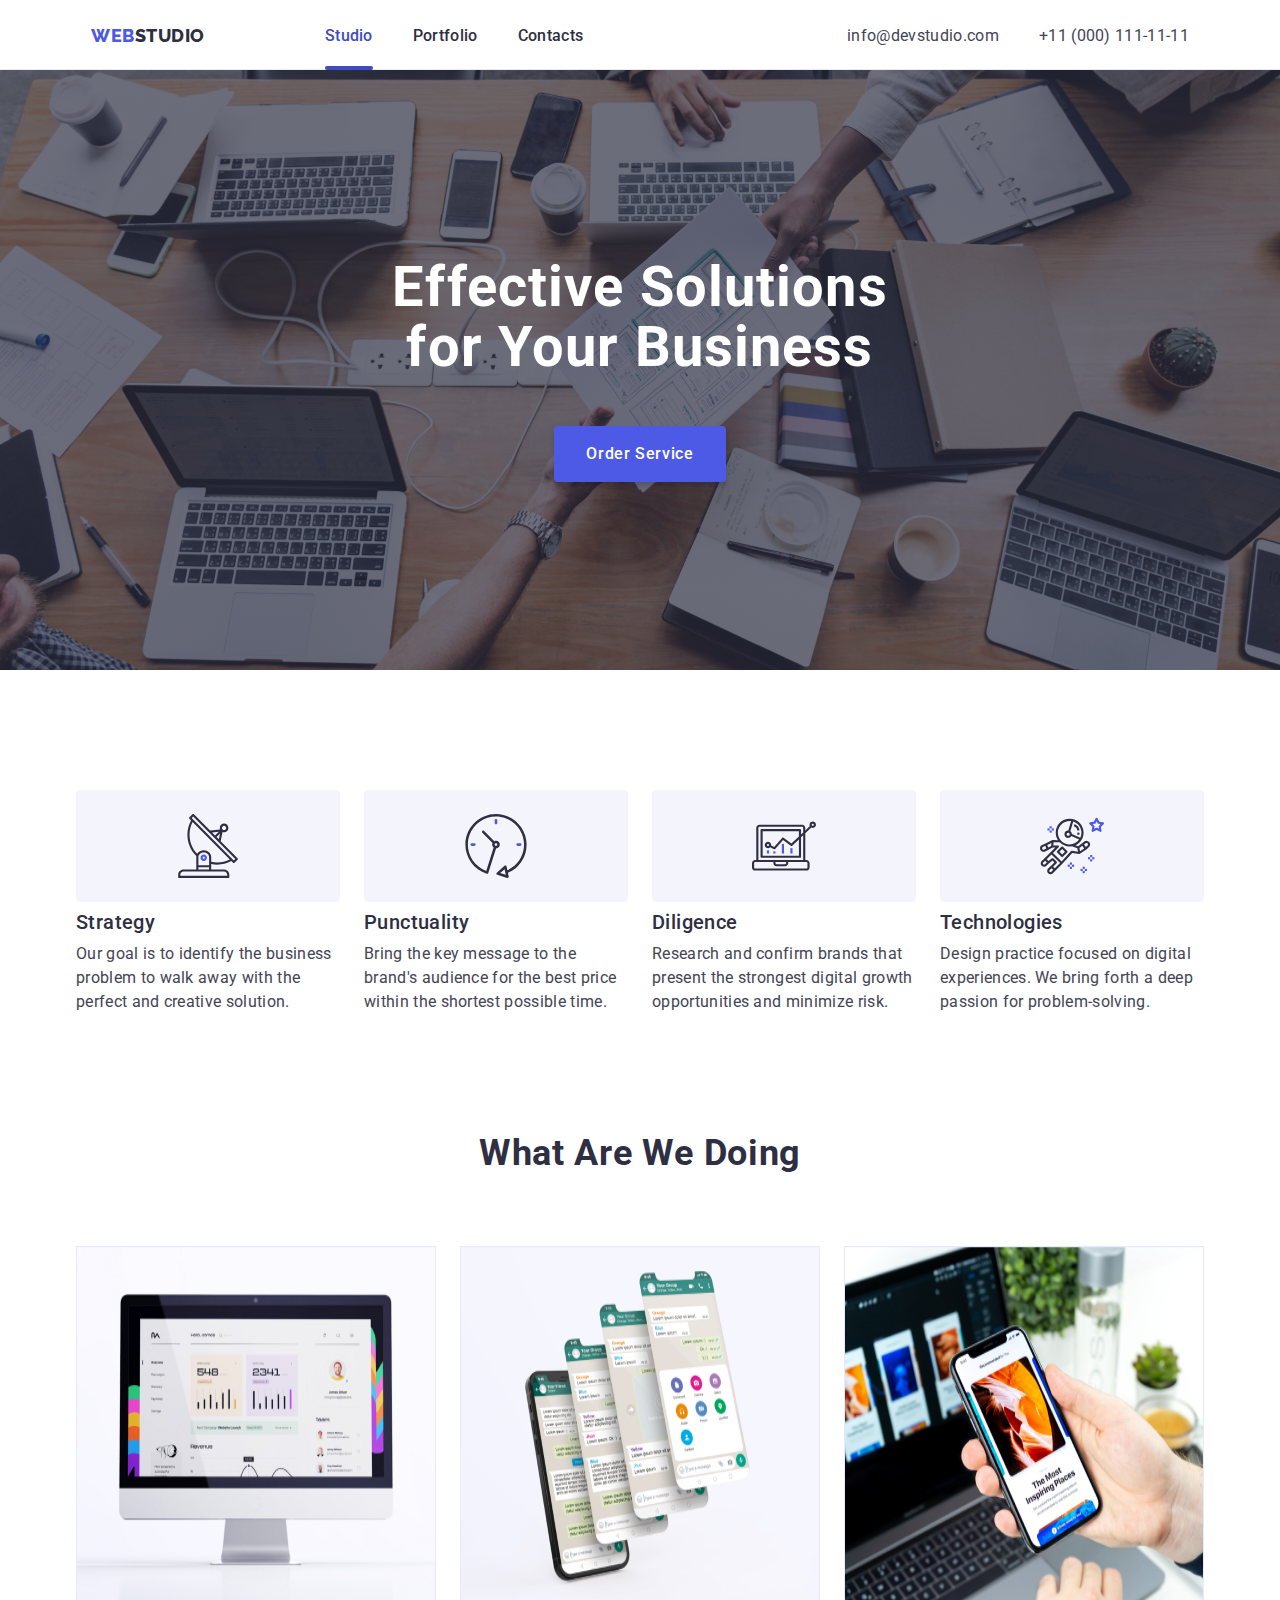
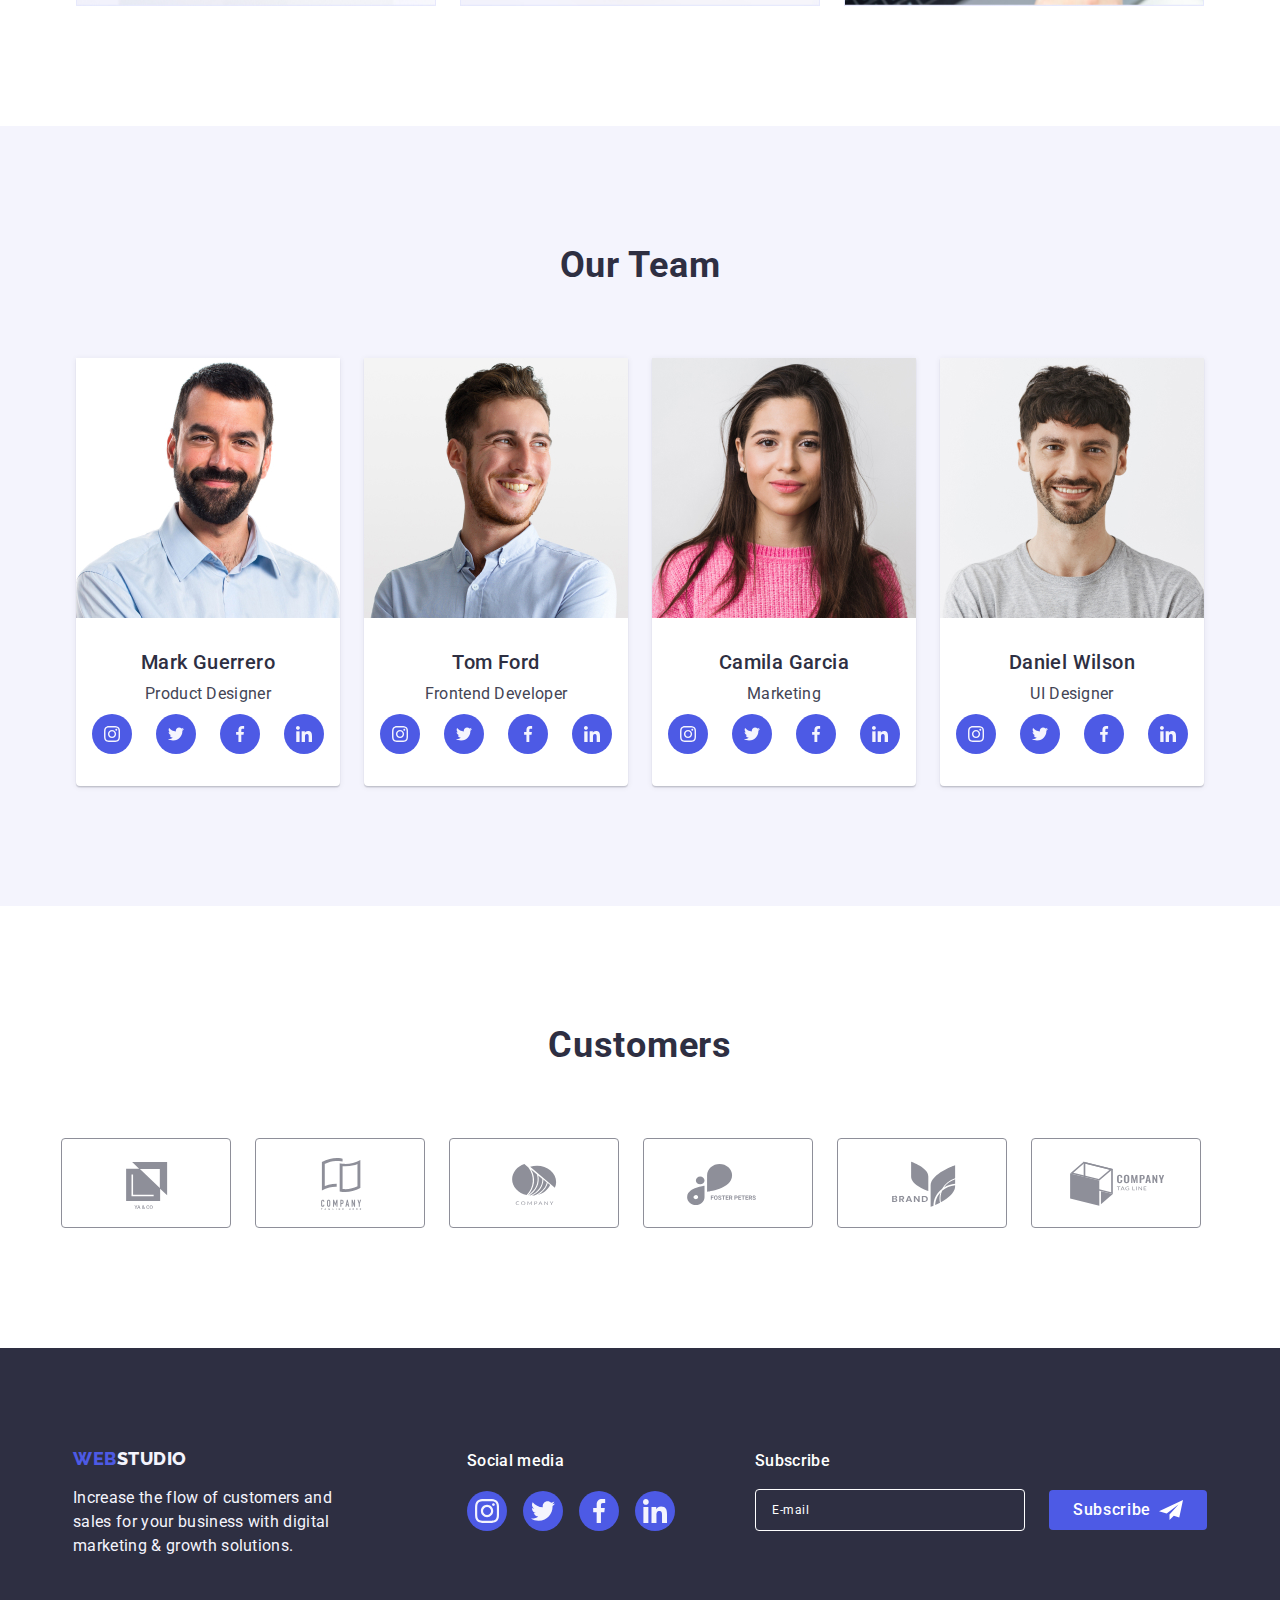
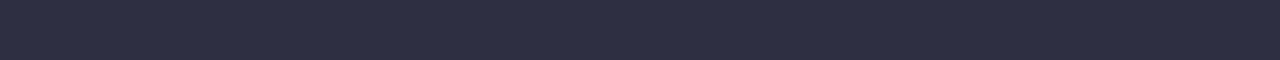
<file: index.html>
<!DOCTYPE html>
<html lang="en">
    <head>
        <meta charset="UTF-8">
        <meta name="viewport" content="width=device-width, initial-scale=1.0">
        <link rel="stylesheet" href="https://cdnjs.cloudflare.com/ajax/libs/modern-normalize/2.0.0/modern-normalize.min.css"
            integrity="sha512-4xo8blKMVCiXpTaLzQSLSw3KFOVPWhm/TRtuPVc4WG6kUgjH6J03IBuG7JZPkcWMxJ5huwaBpOpnwYElP/m6wg=="
            crossorigin="anonymous" referrerpolicy="no-referrer" />
        <link rel="stylesheet" href="css/style.css">
        <link rel="preconnect" href="https://fonts.googleapis.com">
        <link rel="preconnect" href="https://fonts.gstatic.com" crossorigin>
        <link href="https://fonts.googleapis.com/css2?family=Raleway:wght@800&family=Roboto:ital,wght@0,400;0,500;1,700&display=swap" rel="stylesheet">
        <title>Studio</title>
    </head>

    <body>
        <!--Header Section-->
        <header class="main-header">
            <div class="container main-header-container">
                <nav class="header-nav">
                    <a class="nav-logo" href="index.html"><span class="iris">Web</span>Studio</a>
        
                    <ul class="nav-menu">
                        <li class="nav-list-item active"><a class="nav-list-item-link" href="index.html">Studio</a></li>
                        <li class="nav-list-item"><a class="nav-list-item-link" href="portfolio.html">Portfolio</a></li>
                        <li class="nav-list-item"><a class="nav-list-item-link" href="index.html">Contacts</a></li>
                    </ul>
                </nav>
        
                <address class="address">
                    <ul class="address-list">
                        <li class="address-item"><a href="mailto:info@devstudio.com" class="address-item-link"
                                name="email-address">info@devstudio.com</a></li>
                        <li class="address-item"><a href="tel:+110001111111" class="address-item-link"
                                name="telephone-number">+11 (000) 111-11-11</a></li>
                    </ul>
                </address>
            

            <!-- Burger Menu -->
                <button class="menu-toggle js-open-menu" aria-expanded="false" aria-controls="mobile-menu">
                    <svg class="menu-icon" width="32" height="22">
                        <use href="./images/icons-sprite.svg#hamburger-menu"></use>
                    </svg>
                </button>

                <div class="menu-container js-menu-container" id="mobile-menu">
                    <button class="hamburger-close-button js-close-menu">
                        <svg class="menu-icon" width="24" height="12">
                            <use href="./images/icons-sprite.svg#cross-icon"></use>
                        </svg>
                    </button>

                    <ul class="hamburger-menu-list list">
                        <li class="hamburger-menu-item">
                            <a href="./index.html" class="hamburger-menu-link link menu-active">Studio</a>
                        </li>
                        <li class="hamburger-menu-item">
                            <a href="./portfolio.html" class="hamburger-menu-link link">Portfolio</a>
                        </li>
                        <li class="hamburger-menu-item">
                            <a href="#" class="hamburger-menu-link link">Contacts</a>
                        </li>
                    </ul>
                    
                    <div class="hamburger-wrapper">
                        <address class="hamburger-address">
                            <ul class="hamburger-address-list list">
                                <li class="hamburger-address-item">
                                    <a href="tel:+110001111111" class="hamburger-address-link highlight link" target="_blank"
                                        rel="noopener noreferrer">+11 (000) 111-11-11</a>
                                </li>
                                <li class="hamburger-address-item">
                                    <a href="mailto:info@devstudio.com" class="hamburger-address-link link" target="_blank"
                                        rel="noopener noreferrer">info@devstudio.com</a>
                                </li>
                            </ul>
                        </address>
                
                        <ul class="hamburger-social-list list">
                            <li class="hamburger-social-item">
                                <a href="https://www.instagram.com/" target="_blank" rel="noopener noreferrer"
                                    class="hamburger-social-link link">
                                    <svg class="hamburger-social-icon" width="16" height="16">
                                        <use href="./images/icons-sprite.svg#icon-insta"></use>
                                    </svg>
                                </a>
                            </li>
                            <li class="hamburger-social-item">
                                <a href="https://www.twitter.com/" target="_blank" rel="noopener noreferrer"
                                    class="hamburger-social-link link">
                                    <svg class="hamburger-social-icon" width="16" height="16">
                                        <use href="./images/icons-sprite.svg#icon-twitter"></use>
                                    </svg>
                                </a>
                            </li>
                            <li class="hamburger-social-item">
                                <a href="https://www.facebook.com/" target="_blank" rel="noopener noreferrer"
                                    class="hamburger-social-link link"><svg class="hamburger-social-icon" width="16" height="16">
                                        <use href="./images/icons-sprite.svg#icon-fb"></use>
                                    </svg>
                                </a>
                            </li>
                            <li class="hamburger-social-item">
                                <a href="https://www.linkedin.com/" target="_blank" rel="noopener noreferrer"
                                    class="hamburger-social-link link"><svg class="hamburger-social-icon" width="16" height="16">
                                        <use href="./images/icons-sprite.svg#icon-linkedin"></use>
                                    </svg>
                                </a>
                            </li>
                        </ul>
                    </div>
                </div>
            </div>
            <!-- End of Burger Menu -->
        </header>
    
        <!--Main Section-->
        <main>
            <section class="hero">
                <div class="container hero-container">
                    <h1 class="hero-heading">Effective Solutions <br>for Your Business</h1>
        
                    <button class="hero-button" type="button" data-modal-open>Order Service</button>
                </div>
            </section>

            <!-- Modal -->
            <div class="modal is-hidden" data-modal>
                <div class="modal-content">
                    <button class="modal-close" data-modal-close>
                        <svg class="icon icon-close-button" width="16" height="16">
                            <use xlink:href="images/icons-sprite.svg#cross-icon"></use>
                        </svg>
                    </button>
            
                    <h3 class="modal-header">Leave your contacts and we will call you back</h3>
            
                    <form class="modal-form" method="" autocomplete="on" action="#">
                        <div class="modal-form-group">
                            <label for="name" class="form-label">
                                <span>Name</span>
            
                                <svg class="modal-form-icon icon-person" width="18px" height="24px">
                                    <use xlink:href="./images/icons-sprite.svg#icon-person"></use>
                                </svg>
            
                                <input type="text" id="name" name="name" class="modal-input" required />
                            </label>
            
                            <label for="phone" class="form-label">
                                <span>Phone</span>
            
                                <svg class="modal-form-icon icon-phone" width="18px" height="24px">
                                    <use xlink:href="./images/icons-sprite.svg#icon-phone"></use>
                                </svg>
            
                                <input type="tel" id="phone" name="phone" class="modal-input" required />
                            </label>
            
                            <label for="email" class="form-label">
                                <span>Email</span>
            
                                <svg class="modal-form-icon icon-email" width="18px" height="24px">
                                    <use xlink:href="./images/icons-sprite.svg#icon-email"></use>
                                </svg>
            
                                <input type="text" id="email" name="email" class="modal-input" required />
                            </label>
            
                            <label for="comment">
                                <span>Comment</span>
                                <textarea id="comment" name="comment" placeholder="Text input" class="modal-textarea"
                                    required></textarea>
                            </label>
                        </div>
            
            
                        <div class="modal-form-group-agree">
                            <label for="agree">
                                <input type="checkbox" id="agree" name="agree" class="modal-checkbox visually-hidden" required />
            
                                <svg class="icon-checkmark" width="22" height="22">
                                    <use xlink:href="./images/icons-sprite.svg#icon-checkmark"></use>
                                </svg>
            
                                <span class="agree-label">
                                    I accept the terms and conditions of the <a href="#" class="agree-label-link">Privacy Policy</a>
                                </span>
                            </label>
                        </div>
            
                        <div class="modal-submit-btn">
                            <button type="submit">Send</button>
                        </div>
            
                    </form>
            
                </div>
            </div>
            <!-- End of Modal -->

            <section class="features">
                <div class="container features-container">
                    <h2 class="sub-heading" hidden>Features</h2>
                    <ul class="features-list">
                        <li class="features-list-item">
                            <div class="features-icon">
                                <svg class="icon icon-antenna">
                                    <use xlink:href="./images/icons-sprite.svg#icon-antenna"></use>
                                </svg>
                            </div>
                            <h3 class="feature-heading">Strategy</h3>
                            <p class="feature-description">Our goal is to identify the business problem to walk away with the
                                perfect and creative solution.</p>
                        </li>
        
                        <li class="features-list-item">
                            <div class="features-icon">
                                <svg class="icon icon-clock">
                                    <use xlink:href="./images/icons-sprite.svg#icon-clock"></use>
                                </svg>
                            </div>
                            <h3 class="feature-heading">Punctuality</h3>
                            <p class="feature-description"> Bring the key message to the brand's audience for the best price
                                within the shortest possible time.</p>
                        </li>
        
                        <li class="features-list-item">
                            <div class="features-icon">
                                <svg class="icon icon-diagram">
                                    <use xlink:href="./images/icons-sprite.svg#icon-diagram"></use>
                                </svg>
                            </div>
                            <h3 class="feature-heading">Diligence</h3>
                            <p class="feature-description">Research and confirm brands that present the strongest digital growth
                                opportunities and minimize risk.</p>
                        </li>
        
                        <li class="features-list-item">
                            <div class="features-icon">
                                <svg class="icon icon-astronaut">
                                    <use xlink:href="./images/icons-sprite.svg#icon-astronaut"></use>
                                </svg>
                            </div>
                            <h3 class="feature-heading">Technologies</h3>
                            <p class="feature-description">Design practice focused on digital experiences. We bring forth a deep
                                passion for problem-solving.</p>
                        </li>
                    </ul>
                </div>
            </section>
    
            <section class="services">
                <div class="container services-container">
                    <h2 class="sub-heading">What Are We Doing</h2>
                    <ul class="services-list">
                        <li class="services-list-item">
                            <img class="services-img" 
                                srcset="./images/services/desktop.jpg 1x, 
                                        ./images/services/desktop@2x.jpg 2x"
                                src="./images/services/desktop.jpg" 
                                alt="Desktop" width="400">
                        </li>
                        <li class="services-list-item">
                            <img class="services-img" 
                                srcset="./images/services/mobile.jpg 1x, 
                                        ./images/services/mobile@2x.jpg 2x"
                                src="./images/services/mobile.jpg" 
                                alt="Mobile" width="400">
                        </li>
                        <li class="services-list-item">
                            <img class="services-img" 
                                srcset="./images/services/laptop.jpg 1x, 
                                        ./images/services/laptop@2x.jpg 2x" 
                                src="./images/services/laptop.jpg"
                                alt="Mobile" width="400">
                        </li>
                    </ul>
                </div>
            </section>
    
            <section class="team">
                <div class="container team-container">
                    <h2 class="sub-heading">Our Team</h2>
                    <ul class="team-member-list">
                        <li class="team-card">
                            <img class="team-member-img" 
                                srcset="./images/team/product-designer-mobile.jpg 1x, 
                                        ./images/team/product-designer-mobile@2x.jpg 2x,
                                        /images/team/product-designer-tablet.jpg 1x, 
                                        ./images/team/product-designer-tablet@2x.jpg 2x,
                                        /images/team/product-designer-desktop.jpg 1x, 
                                        ./images/team/product-designer-desktop@2x.jpg 2x"
                                src="./images/team/mark-guerrero.jpg"
                                alt="Team Product Designer" width="264" />
                            
                            <div class="tcard-content">
                                <h3 class="team-name">Mark Guerrero</h3>
                                <p class="team-description">Product Designer</p>
                                <div class="trailing-icons">
                                    <ul class="trailing-icons-list">
                                        <li class="t-icons-list-item">
                                            <svg class="t-icons icon-insta">
                                                <use xlink:href="./images/icons-sprite.svg#icon-insta"></use>
                                            </svg>
                                        </li>
                                        <li class="t-icons-list-item">
                                            <svg class="t-icons icon-twitter">
                                                <use xlink:href="./images/icons-sprite.svg#icon-twitter"></use>
                                            </svg>
                                        </li>
                                        <li class="t-icons-list-item">
                                            <svg class="t-icons icon-facebook">
                                                <use xlink:href="./images/icons-sprite.svg#icon-fb"></use>
                                            </svg>
                                        </li>
                                        <li class="t-icons-list-item">
                                            <svg class="t-icons icon-linkedin">
                                                <use xlink:href="./images/icons-sprite.svg#icon-linkedin"></use>
                                            </svg>
                                        </li>
                                    </ul>
                                </div>
                            </div>
                        </li>
        
                        <li class="team-card">
                            <img class="team-member-img" 
                                srcset="./images/team/frontend-dev-mobile.jpg 1x, 
                                    ./images/team/frontend-dev-mobile@2x.jpg 2x,
                                    ./images/team/frontend-dev-tablet.jpg 1x, 
                                    ./images/team/frontend-dev-tablet@2x.jpg 2x,
                                    ./images/team/frontend-dev-desktop.jpg 1x, 
                                    ./images/team/frontend-dev-desktop@2x.jpg 2x"
                                src="./images/team/frontend-dev.jpg" 
                                alt="Team Frontend Developer" 
                                width="264" />

                            <div class="tcard-content">
                                <h3 class="team-name">Tom Ford</h3>
                                <p class="team-description">Frontend Developer</p>
                                <div class="trailing-icons">
                                    <ul class="trailing-icons-list">
                                        <li class="t-icons-list-item">
                                            <svg class="icon-insta">
                                                <use xlink:href="./images/icons-sprite.svg#icon-insta"></use>
                                            </svg>
                                        </li>
                                        <li class="t-icons-list-item">
                                            <svg class="icon-twitter">
                                                <use xlink:href="./images/icons-sprite.svg#icon-twitter"></use>
                                            </svg>
                                        </li>
                                        <li class="t-icons-list-item">
                                            <svg class="icon-facebook">
                                                <use xlink:href="./images/icons-sprite.svg#icon-fb"></use>
                                            </svg>
                                        </li>
                                        <li class="t-icons-list-item">
                                            <svg class="icon-linkedin">
                                                <use xlink:href="./images/icons-sprite.svg#icon-linkedin"></use>
                                            </svg>
                                        </li>
                                    </ul>
                                </div>
                            </div>
                        </li>
        
                        <li class="team-card">
                            <img class="team-member-img" 
                                srcset="./images/team/marketing-mobile.jpg 1x, 
                                        ./images/team/marketing-mobile@2x.jpg 2x,
                                        ./images/team/marketing-tablet.jpg 1x, 
                                        ./images/team/marketing-tablet@2x.jpg 2x,
                                        ./images/team/marketing-desktop.jpg 1x, 
                                        ./images/team/marketing-desktop@2x.jpg 2x" 
                                src="./images/team/marketing.jpg"
                                alt="Team Marketing" width="264" />

                            <div class="tcard-content">
                                <h3 class="team-name">Camila Garcia</h3>
                                <p class="team-description">Marketing</p>
                                <div class="trailing-icons">
                                    <ul class="trailing-icons-list">
                                        <li class="t-icons-list-item">
                                            <svg class="icon-insta">
                                                <use xlink:href="./images/icons-sprite.svg#icon-insta"></use>
                                            </svg>
                                        </li>
                                        <li class="t-icons-list-item">
                                            <svg class="icon-twitter">
                                                <use xlink:href="./images/icons-sprite.svg#icon-twitter"></use>
                                            </svg>
                                        </li>
                                        <li class="t-icons-list-item">
                                            <svg class="icon-facebook">
                                                <use xlink:href="./images/icons-sprite.svg#icon-fb"></use>
                                            </svg>
                                        </li>
                                        <li class="t-icons-list-item">
                                            <svg class="icon-linkedin">
                                                <use xlink:href="./images/icons-sprite.svg#icon-linkedin"></use>
                                            </svg>
                                        </li>
                                    </ul>
                                </div>
                            </div>
                        </li>
        
                        <li class="team-card">
                            <img class="team-member-img" 
                                srcset="./images/team/ui-designer-mobile.jpg 1x, 
                                        ./images/team/ui-designer-mobile@2x.jpg 2x,
                                        ./images/team/ui-designer-tablet.jpg 1x, 
                                        ./images/team/ui-designer-tablet@2x.jpg 2x,
                                        ./images/team/ui-designer-desktop.jpg 1x, 
                                        ./images/team/ui-designer-desktop@2x.jpg 2x" 
                                src="./images/team/ui-designer.jpg"
                                alt="Team UI Designer" width="264" />

                            <div class="tcard-content">
                                <h3 class="team-name">Daniel Wilson</h3>
                                <p class="team-description">UI Designer</p>
                                <div class="trailing-icons">
                                    <ul class="trailing-icons-list">
                                        <li class="t-icons-list-item">
                                            <svg class="icon-insta">
                                                <use xlink:href="./images/icons-sprite.svg#icon-insta"></use>
                                            </svg>
                                        </li>
                                        <li class="t-icons-list-item">
                                            <svg class="icon-twitter">
                                                <use xlink:href="./images/icons-sprite.svg#icon-twitter"></use>
                                            </svg>
                                        </li>
                                        <li class="t-icons-list-item">
                                            <svg class="icon-facebook">
                                                <use xlink:href="./images/icons-sprite.svg#icon-fb"></use>
                                            </svg>
                                        </li>
                                        <li class="t-icons-list-item">
                                            <svg class="icon-linkedin">
                                                <use xlink:href="./images/icons-sprite.svg#icon-linkedin"></use>
                                            </svg>
                                        </li>
                                    </ul>
                                </div>
                            </div>
                        </li>
                    </ul>
                </div>
            </section>

            <section class="customers">
                <h2 class="sub-heading">Customers</h2>
                <div class="container customers-list-container">
                    <ul class="customers-list">
                        <li class="customers-list-item">
                            <a href="" class="customers-list-item-link">
                                <svg class="icon-client">
                                    <use xlink:href="./images/icons-sprite.svg#icon-client-1"></use>
                                </svg>
                            </a>
                        </li>
                        <li class="customers-list-item">
                            <a href="" class="customers-list-item-link">
                                <svg class="icon-client">
                                    <use xlink:href="./images/icons-sprite.svg#icon-client-2"></use>
                                </svg>
                            </a>
                        </li>
                        <li class="customers-list-item">
                            <a href="" class="customers-list-item-link">
                                <svg class="icon-client">
                                    <use xlink:href="./images/icons-sprite.svg#icon-client-3"></use>
                                </svg>
                            </a>
                        </li>
                        <li class="customers-list-item">
                            <a href="" class="customers-list-item-link">
                                <svg class="icon-client">
                                    <use xlink:href="./images/icons-sprite.svg#icon-client-4"></use>
                                </svg>
                            </a>
                        </li>
                        <li class="customers-list-item">
                            <a href="" class="customers-list-item-link">
                                <svg class="icon-client">
                                    <use xlink:href="./images/icons-sprite.svg#icon-client-5" ></use>
                                </svg>
                            </a>
                        </li>
                        <li class="customers-list-item">
                            <a href="" class="customers-list-item-link">
                                <svg class="icon-client">
                                    <use xlink:href="./images/icons-sprite.svg#icon-client-6"></use>
                                </svg>
                            </a>
                        </li>
                    </ul>
                </div>
            </section>
        </main>
    
        <!--Footer Section-->
        <footer class="footer">
            <div class="footer-container container">
                <div class="footer-details-wrapper">
                    <div class="footer-description-container">
                        <a class="footer-logo" href="index.html"><span class="iris">Web</span><span class="cloud">Studio</span></a>
                        <p class="footer-description">Increase the flow of customers and sales for your business with digital marketing
                            & growth solutions.</p>
                    </div>
                    
                    <div class="footer-social-container">
                        <h3 class="footer-header">Social media</h3>
                        <ul class="footer-icons-list">
                            <li class="footer-icons-list-item">
                                <svg class="f-icons icon-insta">
                                    <use xlink:href="./images/icons-sprite.svg#icon-insta"></use>
                                </svg>
                            </li>
                            <li class="footer-icons-list-item">
                                <svg class="f-icons icon-twitter">
                                    <use xlink:href="./images/icons-sprite.svg#icon-twitter"></use>
                                </svg>
                            </li>
                            <li class="footer-icons-list-item">
                                <svg class="f-icons icon-facebook">
                                    <use xlink:href="./images/icons-sprite.svg#icon-fb"></use>
                                </svg>
                            </li>
                            <li class="footer-icons-list-item">
                                <svg class="f-icons icon-linkedin">
                                    <use xlink:href="./images/icons-sprite.svg#icon-linkedin"></use>
                                </svg>
                            </li>
                        </ul>
                    </div>
                
                
                    <div class="footer-form-group-container">
                        <h3 class="footer-header">Subscribe</h3>
                    
                        <form action="#" class="footer-form">
                            <input type="email" placeholder="E-mail" required />
                    
                            <button type="submit"> Subscribe
                                <svg class="icon-paper-airplane" width="24px" height="24px">
                                    <use xlink:href="./images/icons-sprite.svg#icon-paper-airplane"></use>
                                </svg>
                            </button>
                        </form>
                    </div>
                </div>
            </div>
        </footer>

        <script src="./js/modal.js"></script>
        <script src="./js/mobile-menu.js"></script>
    </body>
    
    </html>
</file>
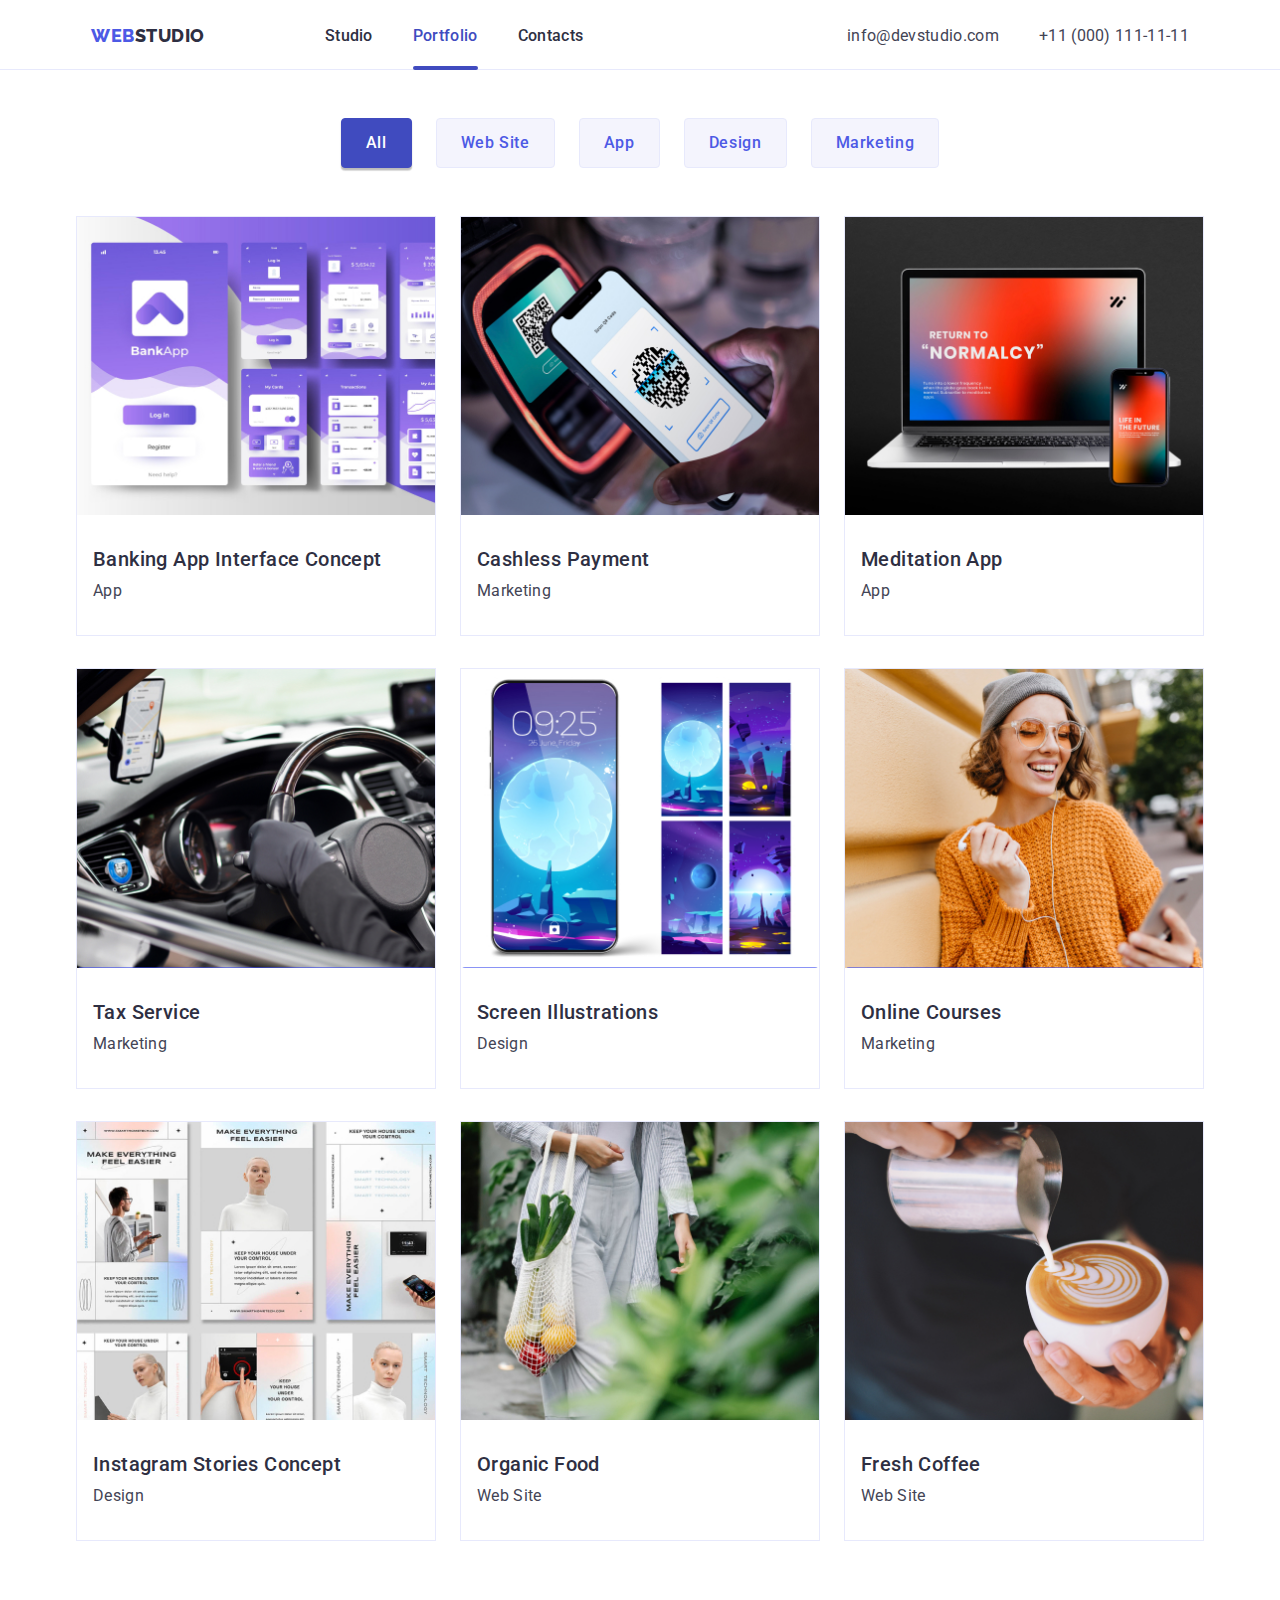
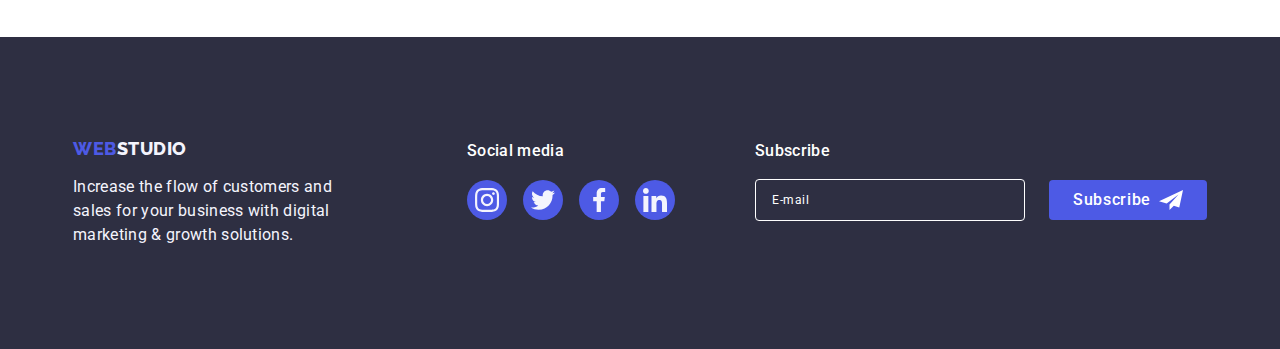
<file: portfolio.html>
<!DOCTYPE html>
<html lang="en">

<head>
    <meta charset="UTF-8">
    <meta name="viewport" content="width=device-width, initial-scale=1.0">
    <link rel="stylesheet" href="https://cdnjs.cloudflare.com/ajax/libs/modern-normalize/2.0.0/modern-normalize.min.css"
        integrity="sha512-4xo8blKMVCiXpTaLzQSLSw3KFOVPWhm/TRtuPVc4WG6kUgjH6J03IBuG7JZPkcWMxJ5huwaBpOpnwYElP/m6wg=="
        crossorigin="anonymous" referrerpolicy="no-referrer" />
    <link rel="stylesheet" href="css/style.css">
    <link rel="preconnect" href="https://fonts.googleapis.com">
    <link rel="preconnect" href="https://fonts.gstatic.com" crossorigin>
    <link
        href="https://fonts.googleapis.com/css2?family=Raleway:wght@800&family=Roboto:ital,wght@0,400;0,500;1,700&display=swap"
        rel="stylesheet">
    <title>Studio</title>
</head>


<body>
    <!--Header Section-->
    <header class="main-header">
        <div class="container main-header-container">
            <nav class="header-nav">
                <a class="nav-logo" href="index.html"><span class="iris">Web</span>Studio</a>
    
                <ul class="nav-menu">
                    <li class="nav-list-item"><a class="nav-list-item-link" href="index.html">Studio</a></li>
                    <li class="nav-list-item active"><a class="nav-list-item-link" href="portfolio.html">Portfolio</a></li>
                    <li class="nav-list-item"><a class="nav-list-item-link" href="index.html">Contacts</a></li>
                </ul>
            </nav>
    
            <address class="address">
                <ul class="address-list">
                    <li class="address-item"><a href="mailto:info@devstudio.com" class="address-item-link"
                            name="email-address">info@devstudio.com</a></li>
                    <li class="address-item"><a href="tel:+110001111111" class="address-item-link"
                            name="telephone-number">+11 (000) 111-11-11</a></li>
                </ul>
            </address>
    
    
            <!-- Burger Menu -->
            <button class="menu-toggle js-open-menu" aria-expanded="false" aria-controls="mobile-menu">
                <svg class="menu-icon" width="32" height="22">
                    <use href="./images/icons-sprite.svg#hamburger-menu"></use>
                </svg>
            </button>
    
            <div class="menu-container js-menu-container" id="mobile-menu">
                <button class="hamburger-close-button js-close-menu">
                    <svg class="menu-icon" width="24" height="12">
                        <use href="./images/icons-sprite.svg#cross-icon"></use>
                    </svg>
                </button>
    
                <ul class="hamburger-menu-list list">
                    <li class="hamburger-menu-item">
                        <a href="./index.html" class="hamburger-menu-link link menu-active">Studio</a>
                    </li>
                    <li class="hamburger-menu-item">
                        <a href="./portfolio.html" class="hamburger-menu-link link">Portfolio</a>
                    </li>
                    <li class="hamburger-menu-item">
                        <a href="#" class="hamburger-menu-link link">Contacts</a>
                    </li>
                </ul>
    
                <div class="hamburger-wrapper">
                    <address class="hamburger-address">
                        <ul class="hamburger-address-list list">
                            <li class="hamburger-address-item">
                                <a href="tel:+110001111111" class="hamburger-address-link highlight link" target="_blank"
                                    rel="noopener noreferrer">+11 (000) 111-11-11</a>
                            </li>
                            <li class="hamburger-address-item">
                                <a href="mailto:info@devstudio.com" class="hamburger-address-link link" target="_blank"
                                    rel="noopener noreferrer">info@devstudio.com</a>
                            </li>
                        </ul>
                    </address>
    
                    <ul class="hamburger-social-list list">
                        <li class="hamburger-social-item">
                            <a href="https://www.instagram.com/" target="_blank" rel="noopener noreferrer"
                                class="hamburger-social-link link">
                                <svg class="hamburger-social-icon" width="16" height="16">
                                    <use href="./images/icons-sprite.svg#icon-insta"></use>
                                </svg>
                            </a>
                        </li>
                        <li class="hamburger-social-item">
                            <a href="https://www.twitter.com/" target="_blank" rel="noopener noreferrer"
                                class="hamburger-social-link link">
                                <svg class="hamburger-social-icon" width="16" height="16">
                                    <use href="./images/icons-sprite.svg#icon-twitter"></use>
                                </svg>
                            </a>
                        </li>
                        <li class="hamburger-social-item">
                            <a href="https://www.facebook.com/" target="_blank" rel="noopener noreferrer"
                                class="hamburger-social-link link"><svg class="hamburger-social-icon" width="16"
                                    height="16">
                                    <use href="./images/icons-sprite.svg#icon-fb"></use>
                                </svg>
                            </a>
                        </li>
                        <li class="hamburger-social-item">
                            <a href="https://www.linkedin.com/" target="_blank" rel="noopener noreferrer"
                                class="hamburger-social-link link"><svg class="hamburger-social-icon" width="16"
                                    height="16">
                                    <use href="./images/icons-sprite.svg#icon-linkedin"></use>
                                </svg>
                            </a>
                        </li>
                    </ul>
                </div>
            </div>
        </div>
        <!-- End of Burger Menu -->
    </header>

    <!--Main Section-->
    <main>
        <section class="filter-buttons">
            <div class="container filter-buttons-container">
                <ul  class="filter-buttons-list">
                    <li class="filter-button-item"><button class="filter-button active" type="button">All</button></li>
                    <li class="filter-button-item"><button class="filter-button" type="button">Web Site</button></li>
                    <li class="filter-button-item"><button class="filter-button" type="button">App</button></li>
                    <li class="filter-button-item"><button class="filter-button" type="button">Design</button></li>
                    <li class="filter-button-item"><button class="filter-button" type="button">Marketing</button></li>
                </ul>
            </div>
        </section>

        <section class="projects-main-contents">
            <div class="container projects-container">
                <ul class="projects-list" >
                    <li class="project-card">
                        <figure class="project-card-figure">
                            <img class="project-img" src="images/banking-app.jpg" alt="Banking App" width="360">
                            <figcaption>
                                14 Stylish and User-Friendly App Design Concepts · Task Manager App · Calorie Tracker App · Exotic Fruit Ecommerce App ·
                                Cloud Storage App
                            </figcaption>
                        </figure>
                        <div class="pcard-content">
                            <h3 class="project-heading">Banking App Interface Concept</h3>
                            <p class="project-type">App</p>
                        </div>
                    </li>
                    <li class="project-card">
                        <figure class="project-card-figure">
                            <img class="project-img" src="images/cashless.jpg" alt="Cashless Payment" width="360">
                            <figcaption>
                                14 Stylish and User-Friendly App Design Concepts · Task Manager App · Calorie Tracker App · Exotic Fruit Ecommerce
                                App ·
                                Cloud Storage App
                            </figcaption>
                        </figure>
                        <div class="pcard-content">
                            <h3 class="project-heading">Cashless Payment</h3>
                            <p class="project-type">Marketing</p>
                        </div>
                    </li>
                    <li class="project-card">
                        <figure class="project-card-figure">
                            <img class="project-img" src="images/meditation.jpg" alt="Meditation App" width="360">
                            <figcaption>
                                14 Stylish and User-Friendly App Design Concepts · Task Manager App · Calorie Tracker App · Exotic Fruit Ecommerce
                                App ·
                                Cloud Storage App
                            </figcaption>
                        </figure>
                        <div class="pcard-content">
                            <h3 class="project-heading">Meditation App</h3>
                            <p class="project-type">App</p>
                        </div>
                    </li>          
                    <li class="project-card">
                        <figure class="project-card-figure">
                            <img class="project-img" src="images/tax-service.jpg" alt="Tax Service" width="360">
                            <figcaption>
                                14 Stylish and User-Friendly App Design Concepts · Task Manager App · Calorie Tracker App · Exotic Fruit Ecommerce
                                App ·
                                Cloud Storage App
                            </figcaption>
                        </figure>
                        <div class="pcard-content">
                            <h3 class="project-heading">Tax Service</h3>
                            <p class="project-type">Marketing</p>
                        </div>
                    </li>
                    <li class="project-card">
                        <figure class="project-card-figure">
                             <img class="project-img" src="images/screen-illustration.jpg" alt="Screen Illustration" width="360">
                            <figcaption>
                                14 Stylish and User-Friendly App Design Concepts · Task Manager App · Calorie Tracker App · Exotic Fruit
                                Ecommerce
                                App ·
                                Cloud Storage App
                            </figcaption>
                        </figure>
                        <div class="pcard-content">
                            <h3 class="project-heading">Screen Illustrations</h3>
                            <p class="project-type">Design</p>
                        </div>
                    </li>
                    <li class="project-card">
                        <figure class="project-card-figure">
                            <img class="project-img" src="images/online-courses.jpg" alt="Online Courses" width="360">
                            <figcaption>
                                14 Stylish and User-Friendly App Design Concepts · Task Manager App · Calorie Tracker App · Exotic Fruit
                                Ecommerce
                                App ·
                                Cloud Storage App
                            </figcaption>
                        </figure>
                        <div class="pcard-content">
                            <h3 class="project-heading">Online Courses</h3>
                            <p class="project-type">Marketing</p>
                        </div>
                    </li>
                    <li class="project-card">
                        <figure class="project-card-figure">
                            <img class="project-img" src="images/ig-stories.jpg" alt="Online Courses" width="360">
                            <figcaption>
                                14 Stylish and User-Friendly App Design Concepts · Task Manager App · Calorie Tracker App · Exotic Fruit
                                Ecommerce
                                App ·
                                Cloud Storage App
                            </figcaption>
                        </figure>
                        <div class="pcard-content">
                            <h3 class="project-heading">Instagram Stories Concept</h3>
                            <p class="project-type">Design</p>
                        </div>
                    </li>
                    <li class=project-card>
                        <figure class="project-card-figure">
                            <img class="project-img" src="images/organic-food.jpg" alt="Organic Food" width="360">
                            <figcaption>
                                14 Stylish and User-Friendly App Design Concepts · Task Manager App · Calorie Tracker App · Exotic Fruit
                                Ecommerce
                                App ·
                                Cloud Storage App
                            </figcaption>
                        </figure>
                        <div class="pcard-content">
                            <h3 class="project-heading">Organic Food</h3>
                            <p class="project-type">Web Site</p>
                        </div>
                    </li>
                    <li class="project-card">
                        <figure class="project-card-figure">
                            <img class="project-img" src="images/fresh-coffee.jpg" alt="Fresh Coffee" width="360">
                            <figcaption>
                                14 Stylish and User-Friendly App Design Concepts · Task Manager App · Calorie Tracker App · Exotic Fruit
                                Ecommerce
                                App ·
                                Cloud Storage App
                            </figcaption>
                        </figure>
                        <div class="pcard-content">
                            <h3 class="project-heading">Fresh Coffee</h3>
                            <p class="project-type">Web Site</p>
                        </div>
                    </li>
                </ul>
            </div>
        </section>
    </main>

    <!--Footer Section-->
    <footer class="footer">
        <div class="footer-container container">
            <div class="footer-details-wrapper">
                <div class="footer-description-container">
                    <a class="footer-logo" href="index.html"><span class="iris">Web</span><span
                            class="cloud">Studio</span></a>
                    <p class="footer-description">Increase the flow of customers and sales for your business with digital
                        marketing
                        & growth solutions.</p>
                </div>
    
                <div class="footer-social-container">
                    <h3 class="footer-header">Social media</h3>
                    <ul class="footer-icons-list">
                        <li class="footer-icons-list-item">
                            <svg class="f-icons icon-insta">
                                <use xlink:href="./images/icons-sprite.svg#icon-insta"></use>
                            </svg>
                        </li>
                        <li class="footer-icons-list-item">
                            <svg class="f-icons icon-twitter">
                                <use xlink:href="./images/icons-sprite.svg#icon-twitter"></use>
                            </svg>
                        </li>
                        <li class="footer-icons-list-item">
                            <svg class="f-icons icon-facebook">
                                <use xlink:href="./images/icons-sprite.svg#icon-fb"></use>
                            </svg>
                        </li>
                        <li class="footer-icons-list-item">
                            <svg class="f-icons icon-linkedin">
                                <use xlink:href="./images/icons-sprite.svg#icon-linkedin"></use>
                            </svg>
                        </li>
                    </ul>
                </div>
    
    
                <div class="footer-form-group-container">
                    <h3 class="footer-header">Subscribe</h3>
    
                    <form action="#" class="footer-form">
                        <input type="email" placeholder="E-mail" required />
    
                        <button type="submit"> Subscribe
                            <svg class="icon-paper-airplane" width="24px" height="24px">
                                <use xlink:href="./images/icons-sprite.svg#icon-paper-airplane"></use>
                            </svg>
                        </button>
                    </form>
                </div>
            </div>
        </div>
    </footer>

    <script src="./js/mobile-menu.js"></script>
</body>
</html>
</file>
<file: css/style.css>
* {
    padding: 0;
    margin: 0;
    box-sizing: border-box;
}

:root {
    --iris: #4D5AE5;
    --navyblue: #2E2F42;
    --black: black;
    --ocean: #404BBF;
    --white: #ffffff;
    --slate: #434455;
    --cornflower: #E7E9FC;
    --cloud: #F4F4FD;
    --green: #31D0AA;
    --lightslate: #8E8F99;
    --navybluemodal: rgba(46, 47, 66, 0.4);
    --grey: #2E2F42;
    --dairy: #FCFCFC;
    --transition-duration: 250ms;
    --animation-timing-function: cubic-bezier(0, .76, .18, 1);
    --o-animation-timing-function: cubic-bezier(0.4, 0, 0.2, 1);
}

body {
    font-family: 'Roboto', sans-serif;
    font-size: 16px;
    color: var(--navyblue);
}

address {
    font-style: normal;
}

a {
    text-decoration: none;
}

button {
    cursor: pointer;
}

img{
    display: block;
}

input, textarea{
    outline: none;
}

.sub-heading {
    color: var(--navyblue);
    text-align: center;
    font-family: inherit;
    font-size: 36px;
    line-height: 1.11em;
    letter-spacing: 0.72px;
    text-transform: capitalize;
}

.container{
    min-width: 320px;
    max-width: 428px;
    margin: 0 auto;
    padding: 0 15px;
}

.main-header-container {
    display: flex;
    align-items: center;
    justify-content: space-between;
}

.main-header {
    border-bottom: 1px solid var(--cornflower);
    background: var(--white);
    width: 100%;
    height: 70px;
}

.nav-logo {
    color: var(--navyblue);
    font-family: 'Raleway';
    font-size: 18px;
    font-weight: 800;
    line-height: 1.1em;
    letter-spacing: 0.54px;
    text-transform: uppercase;
}

.iris {
    color: var(--iris);
    font-family: 'Raleway';
    font-size: 18px;
    font-weight: 800;
    line-height: 1.16em;
    letter-spacing: 0.54px;
    text-transform: uppercase;
}

.header-nav{
    display: inline-flex;
    padding: 24px 0;
}

.menu-hamburger{
    display: flex;
    fill: var(--black);
}

.nav-menu{
    display: none;
}

.nav-list-item{
    position: relative;
}

.nav-list-item-link {
    color: var(--navyblue);
    font-family: Roboto;
    font-size: 16px;
    font-weight: 500;
    line-height: 1.5em;
    letter-spacing: 0.32px;
}

.nav-list-item-link::after{
    content: '';
    height: 4px;
    width: 0;
    background-color: var(--ocean);
    border-radius: 2px;
    position: absolute;
    left: 0;
    bottom: -25px;
    transition: var(--transition-duration) var(--animation-timing-function);
}

.nav-list-item:hover .nav-list-item-link::after {
    width: 100%;
    transition: var(--transition-duration) var(--animation-timing-function);
}

.nav-list-item:hover .nav-list-item-link {
    color: var(--ocean);
}

.nav-menu li.active a, .nav-menu li.active a::after {
    color: var(--ocean);
    width: 100%;
}


.address-list{
    display: none;
}

.address-item-link {
    color: var(--slate);
    font-family: inherit;
    font-size: 16px;
    line-height: 1.5em;
    letter-spacing: 0.32px;
    transition: color 250ms cubic-bezier(0.4, 0, 0.2, 1);
}


.address-item-link:hover,
.address-item-link:focus {
    color: var(--ocean);
}

.menu-toggle{
    padding: auto 0;
    background-color: transparent;
    border: none;
    border-radius: 50%;
    outline: none;
    display: flex;
    align-items: center;
    justify-content: center;
    margin-left: auto;
    cursor: pointer;
    color: var(--navyblue);
}

.menu-icon{
    fill: currentColor;
}

.menu-container.is-open{
    transform: translateY(0);
}

.menu-container{
    display: flex;
    flex-direction: column;
    justify-content: space-between;
    position: fixed;
    top: 0;
    left: 0;
    width: 100%;
    height: 100%;
    padding: 80px 35px 40px 40px;
    z-index: 100;
    background: var(--white);
    box-shadow: 0px 1px 6px 0px rgba(46, 47, 66, 0.08), 0px 1px 1px 0px rgba(46, 47, 66, 0.16), 0px 2px 1px 0px rgba(46, 47, 66, 0.08);
    transform: translateX(100%);
    transition: var(--animation-timing-function) var(--transition-duration);
}

.hamburger-close-button {
    display: flex;
    justify-content: center;
    align-items: center;
    position: absolute;
    top: 24px;
    right: 40px;
    width: 24px;
    height: 24px;
    border: solid 1px rgba(0, 0, 0, 0.10);
    border-radius: 50%;
    padding: 6px;
    cursor: pointer;
    background: var(--cornflower);
    color: var(--navyblue);
    transition: background-color var(--transition-duration) var(--animation-timing-function), color var(--transition-duration) var(--animation-timing-function);}

.hamburger-close-button:hover,
.hamburger-close-button:focus{
    background-color: var(--ocean);
    color: var(--white);
}

.hamburger-menu-list{
    display: flex;
    flex-direction: column;
    align-items: flex-start;
    justify-content: flex-start;
    gap: 40px;
    margin-bottom:  0 auto;
}

.list{
    list-style-type: none;
}

.hamburger-menu-item a{
    color: var(--navyblue);
    font-size: 36px;
    font-weight: 700;
    line-height: 40px;
    letter-spacing: 0.72px;
}

.hamburger-menu-item .menu-active{
    color: var(--ocean);
}

.hamburger-menu-link:hover,
.hamburger-menu-link:focus{
    color: var(--ocean);
}

.hamburger-wrapper{
    display: flex;
    flex-direction: column;
    gap: 40px;
}

.hamburger-address {
    color: var(--slate);
    font-size: 20px;
    font-weight: 500;
    line-height: 24px;
    letter-spacing: 0.4px;
}

.hamburger-address-list {
    display: flex;
    flex-direction: column;
    gap: 40px;
}

.hamburger-address-link {
    color: inherit;
    transition: color 250ms cubic-bezier(0.4, 0, 0.2, 1);
}

.hamburger-address-item a:hover,
.hamburger-address-item a:focus {
    color: var(--ocean);
}

.hamburger-address .highlight{
    color: var(--iris);
    font-size: 36px;
    font-weight: 700;
    line-height: 40px; 
    letter-spacing: 0.72px;
}

.hamburger-social-list{
    display: inline-flex;
    align-items: flex-start;
    justify-content: space-between;

    @media screen and (min-width:428px){
        justify-content: flex-start;
        gap: 56px;
    }
}

.hamburger-social-item{
    width: 40px;
    height: 40px;
    background-color: var(--iris);
    border-radius: 100px;
    padding: 8px;
    transition: all var(--transition-duration) var(--animation-timing-function);
}

.hamburger-social-item svg{
    width: 24px;
    height: 24px;
    justify-content: center;
    align-items: center;
    transition: all var(--transition-duration) var(--animation-timing-function);
}

.hamburger-social-item:hover,
.hamburger-social-item:focus {
   background-color: var(--ocean);
}

.hero {
    background-color: var(--navybluemodal);
    background: linear-gradient(50deg, rgba(46, 47, 66, 0.70), rgba(46, 47, 66, 0.70)), url(../images/hero/hero-mobile-bg.jpg) no-repeat center;
    background-size: cover;
    padding: 112px 0;

    @media (min-device-pixel-ratio: 2),
        (min-resolution: 192dpi),
        (min-resolution: 2dppx) {
                background-image:
                    linear-gradient(rgba(46, 47, 66, 0.7), rgba(46, 47, 66, 0.7)),
                    url(../images/hero/hero-mobile-bg.jpg),
                    url(../images/hero/hero-mobile-bg@2x.jpg);
        }
}

.hero-heading {
    color: var(--white);
    text-align: center;
    font-family: inherit;
    font-size: 36px;
    font-weight: 700;
    line-height: 1.11em;
    letter-spacing: 0.72px;
    margin-bottom: 48px;
}

.hero-button {
    display: block;
    padding: 16px 32px;
    border-radius: 4px;
    border: none;
    background: var(--iris);
    box-shadow: 0px 4px 4px 0px rgba(0, 0, 0, 0.15);
    color: var(--white);
    font-family: inherit;
    font-size: 16px;
    font-weight: 500;
    line-height: 1.5em;
    letter-spacing: 0.64px;
    margin: auto;
    transition: all var(--transition-duration) var(--animation-timing-function);
}

.hero-button:hover,
.hero-button:focus {
    border-radius: 4px;
    background: var(--ocean);
    box-shadow: 0px 4px 4px 0px rgba(0, 0, 0, 0.15);
}

.features{
    padding: 96px 0;
}

.features-list {
    display: flex;
    flex-direction: column;
    list-style-type: none;
    gap: 72px;
}

.features-list-item {
    width: 100%;
}

.features-icon{
    display: none;
}

.features-icon .icon{
    height: 64px;
    width: 64px;    
}

.feature-heading {
    color: var(--navyblue);
    font-family: inherit;
    text-align: center;
    font-size: 36px;
    font-weight: 700;
    line-height: 1.11em;
    letter-spacing: 0.72px;
    margin-bottom: 8px;
}

.feature-description {
    color: var(--slate);
    font-family: inherit;
    font-size: 16px;
    line-height: 1.5em;
    letter-spacing: 0.32px;
}


.services .sub-heading{
    display: none;
}

.services-list {
    display: none;
}

.services-img {
    width: 360px;
    height: 360px;
}

.team {
    background-color: var(--cloud);
    padding: 96px 0;
}

.team-member-list {
    display: flex;
    list-style-type: none;
    flex-wrap: wrap;
    align-items: center;
    justify-content: center;
    gap: 72px;
    margin-top: 72px;
}

.team-card {
    border-radius: 0px 0px 4px 4px;
    background: var(--white);
    box-shadow: 0px 2px 1px 0px rgba(46, 47, 66, 0.08), 0px 1px 1px 0px rgba(46, 47, 66, 0.16), 0px 1px 6px 0px rgba(46, 47, 66, 0.08);
    flex-direction: column;
    justify-content: center;
    align-items: center;
    width: 264px;
}

.team-member-img {
    width: 264px;
    height: 260px;
}

.tcard-content {
    padding: 32px 0;
}

.team-name {
    color: var(--navyblue);
    text-align: center;
    font-family: inherit;
    font-size: 20px;
    font-weight: 500;
    line-height: 1.2em;
    letter-spacing: 0.4px;
    margin-bottom: 8px;
}

.team-description {
    color: var(--slate);
    text-align: center;
    font-family: inherit;
    font-size: 16px;
    line-height: 1.5em;
    letter-spacing: 0.32px;
}

.trailing-icons-list{
    display: flex;
    flex-direction: row;
    justify-content: center;
    list-style-type: none;
    gap: 24px;
    margin-top: 8px;
}

.t-icons-list-item{
    height: 40px;
    width: 40px;
    display: inline-flex;
    justify-content: center;
    align-items: center;
    background-color: var(--iris);
    border-radius: 100px;
    padding: 12px;
    transition: all var(--transition-duration) var(--animation-timing-function);
}

.t-icons-list-item:hover{
    background-color: var(--ocean);
    transition: var(--transition-duration) var(--animation-timing-function);
}

.t-icons{
    height: 16px;
    width: 16px;
}

.customers{
    padding: 96px 0;
}

.customers-list-container{
    padding: 0px;
    margin-left: auto;
    margin-right: auto;
    display: flex;
    justify-content: space-between;
}

.customers-list {
    display: flex;
    list-style-type: none;
    flex-wrap: wrap;
    align-items: center;
    justify-content: center;
    column-gap: 24px;
    row-gap: 72px;
    margin-top: 72px;
}

.customers-list-item{
    border-radius: 4px;
    border: 1px solid var(--lightslate);
    transition: all var(--transition-duration) var(--animation-timing-function);
}

.customers-list-item-link{
    color: var(--lightslate);
    transition: all var(--transition-duration) var(--animation-timing-function);
}

.customers-list-item:hover {
    border-color:var(--ocean);
}

.customers-list-item:hover .customers-list-item-link{
    color: var(--ocean);
}

.customers-list-item .icon-client{
    display: flex;
    justify-content: center;
    fill: currentColor;
    transition: all var(--transition-duration) var(--animation-timing-function);
}

.icon-client {
    display: flex;
    justify-content: center;
    width: 190px;
    height: 88px;
    fill: currentColor;
    transition: all var(--transition-duration) var(--animation-timing-function);
 }

/*--Portfolio--*/
.filter-buttons{
    padding: 48px 0;
}

.filter-buttons-container{
    display: flex;
    justify-content: center;
}

.filter-buttons-list {
    display: inline-flex;
    flex-direction: row;
    flex-wrap: wrap;
    justify-content: flex-start;
    list-style-type: none;
    gap: 24px;
    transition: all var(--transition-duration) var(--animation-timing-function);
}

.filter-button.active {
    color: var(--white);
    border-radius: 4px;
    border: 1px solid var(--ocean);
    background: var(--ocean);
    box-shadow: 0px 2px 2px 0px rgba(0, 0, 0, 0.12), 0px 2px 1px 0px rgba(0, 0, 0, 0.08), 0px 3px 1px 0px rgba(0, 0, 0, 0.10);
    transition: all var(--transition-duration) var(--animation-timing-function);
}

.filter-button {
    display: flex;
    padding: 8px 16px;
    justify-content: center;
    align-items: center;
    border-radius: 4px;
    border: 1px solid var(--cornflower);
    background: var(--cloud);

    /* Button Text */
    color: var(--iris);
    text-align: center;
    font-family: inherit;
    font-size: 16px;
    font-weight: 500;
    line-height: 1.5em;
    letter-spacing: 0.64px;
    transition: all var(--transition-duration) var(--animation-timing-function);
}

.filter-button:hover,
.filter-button:focus {
    color: var(--white);
    border-radius: 4px;
    border: 1px solid var(--ocean);
    background: var(--ocean);
    box-shadow: 0px 2px 2px 0px rgba(0, 0, 0, 0.12), 0px 2px 1px 0px rgba(0, 0, 0, 0.08), 0px 3px 1px 0px rgba(0, 0, 0, 0.10);
}

.projects-main-contents{
    padding-bottom: 96px;
}

.projects-list {
    display: flex;
    justify-content: flex-start;
    list-style-type: none;
    gap: 32px;
    flex-wrap: wrap;
    transition: all var(--transition-duration) var(--animation-timing-function);
}

.project-card {
    background: var(--white);
    border: 1px solid var(--cornflower);
    transition: box-shadow var(--transition-duration) var(--animation-timing-function);
}

.project-card:hover {
    box-shadow: 0px 0px 5px 3px rgba(0, 0, 0, 0.15);
}

.project-img {
    width: 396px;
    height: 300px;
}

.pcard-content {
    padding: 32px 16px;
    border-top: unset;
}

.project-heading {
    display: flex;
    flex-direction: column;
    color: var(--navyblue);
    font-family: inherit;
    font-size: 20px;
    font-weight: 500;
    line-height: 1.2em;
    letter-spacing: 0.4px;
    margin-bottom: 8px;
}

.project-type {
    color: var(--slate);
    font-family: inherit;
    font-size: 16px;
    line-height: 1.5em;
    letter-spacing: 0.32px;
}

.project-card-figure{
    position: relative;
    overflow: hidden;
}

.project-card-figure img {
    width: 100%;
    height: 100%;
    object-fit: cover;
    object-position: center;
}

.project-card-figure figcaption {
    position: absolute;
    top: 0;
    left: 0;
    width: 100%;
    height: 100%;
    background: rgba(61, 76, 237, 0.8);
    border-radius: 4px 4px 0px 0px;
    padding: 0 24px;
    color: var(--white);
    text-align: left;
    display: flex;
    justify-content: flex-start;
    align-items: center;
    line-height: 24px;
    transition: transform var(--transition-duration) var(--animation-timing-function);
    transform: translateY(100%);
    will-change: transform;
}

.project-card:hover figcaption {
    transform: translateY(0%);
    transition: all var(--transition-duration) var(--animation-timing-function);
}
/*--End of Portfolio-*/

/*--Footer-*/
.footer {
    background-color: var(--navyblue);
    color: var(--white);
    display: flex;
    justify-content: center;
    align-items: center;
    height: 664px;
    width: 100%;
    padding: 96px 0;
    margin: 0 auto;
}

.footer-details-wrapper{
    display: flex;
    flex-direction: column;
    gap: 72px;
}

.footer-description-container{
    display: flex;
    flex-direction: column;
    gap: 17.5px;
    justify-content: center;
    align-items: center;
}

.footer-logo{
    display: flex;
    justify-content: center;
}

.footer-description {
    display: flex;
    text-align: center;
    width: 264px;
    color: var(--cloud);
    font-family: inherit;
    font-size: 16px;
    line-height: 1.5em;
    letter-spacing: 0.32px;
}

.cloud {
    color: var(--cloud);
    font-family: 'Raleway';
    font-size: 18px;
    font-weight: 800;
    line-height: 1.16em;
    letter-spacing: 0.54px;
    text-transform: uppercase;
}

.footer-social-container{
    display: flex;
    justify-content: center;
    align-items: center;
    flex-direction: column;
    gap:16px;
}

.footer-header{
    font-family: inherit;
    font-size: 16px;
    font-weight: 500;
    line-height: 1.5em;
    letter-spacing: 0.32px;
    font-size: 16px;
    color: var(--white);
}

.footer-icons-list {
    display: flex;
    flex-direction: row;
    list-style-type: none;
    gap: 16px;
}

.footer-icons-list-item {
    height: 40px;
    width: 40px;
    display: inline-flex;
    justify-content: center;
    align-items: center;
    background-color: var(--iris);
    border-radius: 100px;
    padding: 8px;
    transition: all var(--transition-duration) var(--animation-timing-function);
}

.footer-icons-list-item:hover {
    cursor: pointer;
    background-color: var(--green);
    transition: all var(--transition-duration) var(--animation-timing-function);
}

.footer-icons-header{
    display: flex;
}

.f-icons{
    height: 24px;
    width: 24px;
}

.footer-form-group-container{
    display: flex;
    flex-direction: column;
    gap: 16px;
    align-items: center;
    justify-content: center;
}

.footer-form{
    display: flex;
    flex-direction: column;
    justify-content: center;
    align-items: center;
    gap: 16px;
    width: 100%;
}

.footer-form input{
    width: 100%;
    color: var(--white);
    font-family: inherit;
    font-size: 12px;
    font-weight: 400;
    line-height: 2em;
    letter-spacing: 0.48px;
    padding: 8px 16px;
    background: transparent;
    border-radius: 4px;
    border: 1px solid var(--white);
    transition: all var(--transition-duration) var(--o-animation-timing-function);
}

.footer-form input:hover{
    border-color: var(--iris);
    cursor: pointer;
    box-shadow: 0px 0px 5px 3px rgba(129, 97, 97, 0.15);
}

.footer-form input::placeholder{
    color: var(--white);
    font-size: 12px;
    font-style: normal;
    font-weight: 400;
    line-height: 24px;
    letter-spacing: 0.48px;
}

.footer-form button{
    color: var(--white);
    text-align: center;
    font-family: inherit;
    font-size: 16px;
    font-weight: 500;
    line-height: 1.5em;
    letter-spacing: 0.64px;
    display: inline-flex;
    justify-content: space-between;
    align-items: center;
    padding: 8px 24px;
    border-radius: 4px;
    border: none;
    gap: 8px;
    background: var(--iris);
    transition: all var(--transition-duration) var(--o-animation-timing-function);
}

.footer-form.icon-paper-airplane{
    margin-left: 16px;
}

.footer-form button[type=submit]:hover {
    cursor: pointer;
    background-color: var(--ocean);
    box-shadow: 0px 0px 5px 3px rgba(0, 0, 0, 0.15);
}


/*--End of Footer-*/

/*Modal*/

.modal {
    position: fixed;
    top: 0;
    left: 0;
    width: 100%;
    height: 100%;
    background: rgba(46, 47, 66, 0.40);
    opacity: 1;
    display: flex;
    justify-content: center;
    align-items: center;
    pointer-events: auto;
    transition-property: visibility, opacity, transform;
    transition-duration: var(--animation-timing-function) var(--animation-timing-function);
    transform: none;
}

.modal.is-hidden {
    visibility: hidden;
    opacity: 0;
    pointer-events: none;
}

.modal.is-hidden .modal-content {
    transform: scale(0.95)
}

.modal-content {
    width: 100%;
    padding: 72px 24px 24px 24px;
    border-radius: 4px;
    background: var(--dairy);
    box-shadow: 0px 2px 1px 0px rgba(0, 0, 0, 0.20), 0px 1px 3px 0px rgba(0, 0, 0, 0.12), 0px 1px 1px 0px rgba(0, 0, 0, 0.14);
    position: relative;
    transform: none;
    transition: transform var(--transition-duration) var(--animation-timing-function);

}

.modal-close {
    display: flex;
    justify-content: center;
    align-items: center;
    position: absolute;
    top: 24px;
    right: 24px;
    width: 26px;
    height: 26px;
    border: solid 1px rgba(0, 0, 0, 0.10);
    border-radius: 50%;
    padding: 8px;
    cursor: pointer;
    background: var(--cornflower);
    color: var(--navyblue);
    transition: background-color var(--transition-duration) var(--animation-timing-function), color var(--transition-duration) var(--animation-timing-function);
}

.modal-close:hover {
    background: var(--ocean);
    border-color: ocean;
    color: var(--cloud);
}

.modal-close svg {
    fill: currentColor;
    transition: fill var(--transition-duration) var(--animation-timing-function);
}

.modal-close:hover svg {
    fill: var(--white);
}

.modal-header{
    width: 100%;
    color: var(--navyblue);
    text-align: center;
    font-size: 16px;
    font-weight: 500;
    line-height: 1.5em;
    letter-spacing: 0.32px;
    margin-bottom: 16px;
}

.modal-form{
    display: flex;
    flex-direction: column;
    align-items: flex-start;
    width: 100%;
    gap: 16px;
}

.modal-form-group{
    display: flex;
    width: 100%;
    flex-direction: column;
    align-items: flex-start;
    gap: 8px;
}

.modal-form-group label{
    color: var(--lightslate);
    font-family: inherit;
    font-size: 12px;
    font-weight: 400;
    line-height: 1.16em;
    letter-spacing: 0.48px;
    width: 100%;
}

.modal-form-group .modal-input{
    width: 100%;
    height: 40px;
    background-color: var(--dairy);
    border-radius: 4px;
    border: 1px solid var(--navybluemodal);
    margin-top: 4px;
    padding-left: 38px;
    font-family: inherit;
    transition-property: border;
    transition: var(--transition-duration) var(--animation-timing-function);
}

.modal-form-icon{
    display:flex;
    position: absolute;
    margin: 12px;
    fill: var(--navyblue);
}


.modal-textarea{
    display: block;
    width: 100%;
    height: 120px;
    background-color: var(--dairy);
    color: var(--lightslate);
    border-radius: 4px;
    border: 1px solid var(--navybluemodal);
    padding: 8px 0 0 16px;
    margin-top: 4px;
    resize: none;
    transition-property: border;
    transition: var(--transition-duration) var(--animation-timing-function) ;
}

.modal-textarea::placeholder{
    font-family: inherit;
    font-size: 12px;
    font-weight: 400;
    line-height: 1.16em;
    letter-spacing: 0.48px;
}

.modal-input:hover,
.modal-input:focus,
.modal-textarea:hover,
.modal-textarea:focus {
    border: 1px solid var(--iris);
}

.form-label:hover svg,
.form-label:focus-within svg{
    fill: var(--iris);
}

.modal-form-group-agree{
    display: flex;
    align-items: center;
}

.modal-form-group-agree label {
    display: flex;
    align-items: center;
    gap: 8px;
    font-family: inherit, sans-serif;
    color: var(--lightslate);
    font-size: 12px;
    font-weight: 400;
    line-height: 1.16em;
    letter-spacing: 0.48px;
    cursor: pointer;
}

.modal-form-group-agree input{
    appearance: none;
    width: 0;
    height: 0;
    margin: 0;
    padding: 0;
}

.icon-checkmark{
    width: 16px;
    height: 16px;
    border: 1px solid var(--navybluemodal);
    border-radius: 2px;
    padding: 3px;
    fill: none;
    transition: fill var(--transition-duration) var(--animation-timing-function);
}

.icon-checkmark:hover{
    border-color: var(--ocean);
}

.modal-form-group-agree input:checked + svg{
    border: 0;
    background-color: var(--ocean);
    fill: var(--white);
}

.agree-label-link{
    color: var(--iris);
    font-size: 12px;
    font-weight: 400;
    line-height: 16px;
    letter-spacing: 0.48px;
    text-decoration-line: underline;
    transition-property: color, text-decoration-color;
    transition: var(--transition-duration) var(--animation-timing-function);
}

.agree-label-link:hover,
.agree-label-link:focus {
    color: var(--ocean);
    text-decoration: none;
}

.modal-submit-btn{
    display: flex;
    align-items: center;
    justify-content: center;
    width: 100%;
}

.modal-submit-btn button{
    color: var(--white);
    text-align: center;
    font-family: inherit;
    font-size: 16px;
    font-weight: 500;
    line-height: 1.50;
    letter-spacing: 0.64px;
    width: 169px;
    height: 56px;
    padding: 16px 32px;
    margin-top: 8px;
    border: none;
    border-radius: 4px;
    background-color: var(--iris);
    transition-property: background-color, color;
    transition: all var(--transition-duration) var(--animation-timing-function);
}

.modal-submit-btn button:hover{
    background: var(--ocean);
    box-shadow: 0px 5px 5px 0px rgba(0, 0, 0, 0.15);
}
/* End of Modal */


@media screen and (min-width:768px) {
    .container {
        max-width: 768px;
        margin: 0 auto;
        padding: 0 15px;
    }

    .main-header-container {
        width: 1128px;
        margin-left: auto;
        margin-right: auto;
        display: flex;
        justify-content: space-between;
    }

    .menu-toggle,
    .menu-container {
        display: none;
    }

    .header-nav {
        display: flex;
        justify-content: center;
        align-items: center;
        gap: 120px;
        padding: 24px 0px;
    }

    .nav-menu {
        list-style-type: none;
        display: inline-flex;
        gap: 40px;
    }

    .nav-list-item-link::after {
        bottom: -22px;
    }

    .address-list {
        list-style-type: none;
        display: flex;
        flex-direction: column;
        gap: 10px;
        padding: 10px 0px;
    }

    .address-item-link {
        color: var(--slate);
        font-family: inherit;
        font-size: 12px;
        font-weight: 400;
        line-height: 1.16em;
        letter-spacing: 0.48px;
        transition: color 250ms cubic-bezier(0.4, 0, 0.2, 1);
    }

    .hero {
        background-color: var(--navybluemodal);
        background: linear-gradient(50deg, rgba(46, 47, 66, 0.70), rgba(46, 47, 66, 0.70)),
            url(../images/hero/hero-tablet-bg.jpg) no-repeat center;
        background-size: cover;
        padding: 188px 0;

        @media (min-device-pixel-ratio: 2),
            (min-resolution: 192dpi),
            (min-resolution: 2dppx) {
                    background-image: linear-gradient(rgba(46, 47, 66, 0.7), rgba(46, 47, 66, 0.7)),
                        url(../images/hero/hero-tablet-bg@2x.jpg) no-repeat center;
            }
    }

    .hero-heading {
        font-size: 56px;
        line-height: 1.07em;
        letter-spacing: 1.12px;
    }

    .features{
        padding: 96px 0px;
    }

    .features-list {
        display: flex;
        flex-direction: row;
        flex-wrap: wrap;
        align-items: center;
        justify-content: flex-start;
        column-gap: 24px;
        row-gap: 72px;
    }

    .features-list-item {
        width: calc((100% - 24px) / 2);
    }

    .features-icon {
        display: none;
    }

    .feature-heading {
        color: var(--navyblue);
        font-family: inherit;
        font-size: 36px;
        font-weight: 700;
        line-height: 1.11em;
        letter-spacing: 0.72px;
        margin-bottom: 8px;
        text-align: left;
    }

    .services .sub-heading {
        display: none;
    }

    .services-list {
        display: none;
    }

    .team {
        padding: 96px 0;
    }

    .team-member-list {
        display: flex;
        flex-direction: row;
        flex-wrap: wrap;
        align-items: center;
        justify-content: center;
        column-gap: 24px;
        row-gap: 64px;
        margin-top: 72px;
    }

     .customers {
        padding: 96px 0;
    }


    .customers-list-container {
        width: 100%;
        margin: 0 auto;
    }

    .customers-list {
        display: flex;
        list-style-type: none;
        flex-wrap: wrap;
        align-items: center;
        justify-content: center;
        column-gap: 24px;
        row-gap: 72px;
        margin-top: 72px;
    }

    .icon-client {
        width: 168px;
    }

    .footer {
        background-color: var(--navyblue);
        color: var(--white);
        height: 456px;
        width: 100%;
        padding: 96px 0;
        margin: 0 auto;
    }

    .footer-container{
        margin: 0 auto;
        padding: 0 108px;
    }

    .footer-details-wrapper{
        display: flex;
        flex-direction: row;
        flex-wrap: wrap;
        align-items: flex-start;
        justify-content: flex-start;
        gap: 72px 24px;
    }

    .footer-description-container{
        display: flex;
        flex-wrap: wrap;
        align-items: flex-start;
        justify-content: flex-start;
        gap: 16px;
    }

    .footer-description{
        text-align: left;
    }

    .footer-social-container {
        display: flex;
        flex-direction: column;
        gap: 17.5px;
        justify-content: center;
        align-items: flex-start;
    }

    .footer-form-group-container{
        display: flex;
        flex-direction: column;
        align-items: flex-start;
        justify-content: flex-start;
        width: 100%;
    }

    .footer-form {
        display: flex;
        flex-direction: row;
        justify-content: flex-start;
        align-items: center;
        gap: 24px;
    }

    .footer-form input {
        width: 270px;
        transition: all var(--transition-duration) var(--o-animation-timing-function);
    }

    /* Portfollio Styles*/
    .filter-buttons-list {
        display: inline-flex;
        flex-direction: row;
        flex-wrap: wrap;
        justify-content: flex-start;
        list-style-type: none;
        gap: 24px;
        transition: all var(--transition-duration) var(--animation-timing-function);
    }

    .project-card{
        width: calc((100% - 24px) / 2);
    }

    .projects-list {
        gap: 32px 24px;
    }
}

@media screen and (min-width:1158px) {
    .container {
        max-width: 1158px;
        margin: 0 auto;
    }

    .main-header-container {
        width: 1128px;
        margin-left: auto;
        margin-right: auto;
        display: flex;
        justify-content: space-between;
    }
    .menu-toggle, .menu-container{
        display: none;
    }

    .header-nav {
        padding: 24px 0px;
    }

    .nav-list-item-link::after {
        bottom: -22px;
    }

    .address-list {
        display: flex;
        flex-direction: row;
        gap: 40px;
        padding: 24px 0px;
    }

    .address-item-link {
        color: var(--slate);
        font-family: inherit;
        font-size: 16px;
        line-height: 1.5em;
        letter-spacing: 0.32px;
        transition: color 250ms cubic-bezier(0.4, 0, 0.2, 1);
    }

    .hero {
        background-color: var(--navybluemodal);
        background: linear-gradient(50deg, rgba(46, 47, 66, 0.70), rgba(46, 47, 66, 0.70)),
            url(../images/hero/hero-desktop-bg.jpg) no-repeat center;
        background-size: cover;
        padding: 188px 0;

        @media (min-device-pixel-ratio: 2),
            (min-resolution: 192dpi),
            (min-resolution: 2dppx) {
                    background-image: linear-gradient(rgba(46, 47, 66, 0.7), rgba(46, 47, 66, 0.7)),
                        url(../images/hero/hero-desktop-bg@2x.jpg) no-repeat center;
            }
    }

    .hero-heading {
        font-size: 56px;
        line-height: 1.07em;
        letter-spacing: 1.12px;
    }

    .features{
        padding: 120px 0px;
    }

    .features-list {
        width: 100%;
        display: inline-flex;
        justify-content: center;
        list-style-type: none;
        gap: 24px;
    }

    .features-list-item {
        width: 264px;
        gap: 8px;
    }

    .features-icon {
        display: flex;
        justify-content: center;
        align-items: center;
        border-radius: 4px;
        background: var(--cloud);
        padding: 24px 100px;
    }

    .feature-heading {
        color: var(--navyblue);
        font-family: inherit;
        font-size: 20px;
        font-weight: 500;
        line-height: 1.2em;
        letter-spacing: 0.4px;
        margin: 8px 0;
    }

    .services {
        padding-bottom: 120px;
    }

    .services-container {
        display: flex;
        flex-direction: column;
        justify-content: center;
        align-items: center;
    }

    .services .sub-heading{
        display: unset;
    }

    .services-list {
        display: flex;
        flex-direction: row;
        justify-content: center;
        list-style-type: none;
        gap: 24px;
        margin-top: 72px;
    }

    .team {
        padding: 120px 0;
    }

    .team-member-list {
        display: inline-flex;
        justify-content: center;
        list-style-type: none;
        gap: 24px;
        margin-top: 72px;
    }

    .customers {
        padding: 120px 0;
    }

    .customers-list-container {
        width: 100%;
        padding: 0px;
        margin-left: auto;
        margin-right: auto;
        display: flex;
        justify-content: space-between;
    }

    .customers-list {
        display: flex;
        flex-direction: row;
        justify-content: center;
        list-style-type: none;
        gap: 24px;
        margin-top: 72px;
    }

    .customers-list-item {
        border-radius: 4px;
        border: 1px solid var(--lightslate);
        transition: all var(--transition-duration) var(--animation-timing-function);
    }

    .customers-list-item-link {
        color: var(--lightslate);
        transition: all var(--transition-duration) var(--animation-timing-function);
    }

    .customers-list-item:hover {
        border-color: var(--ocean);
    }

    .customers-list-item:hover .customers-list-item-link {
        color: var(--ocean);
    }
    
    .footer{
        height: 312px;
    }

    .footer-container{
        padding: 0;
    }

    .footer-social-container{
        margin-left: 50px;
    }

    .footer-details-wrapper{
        flex-wrap: nowrap;
        gap: 80px;
    }

     .project-card{
        width: calc((100% - 48px) / 3);
    }

    .filter-button {
        padding: 12px 24px;
    }
}
</file>
